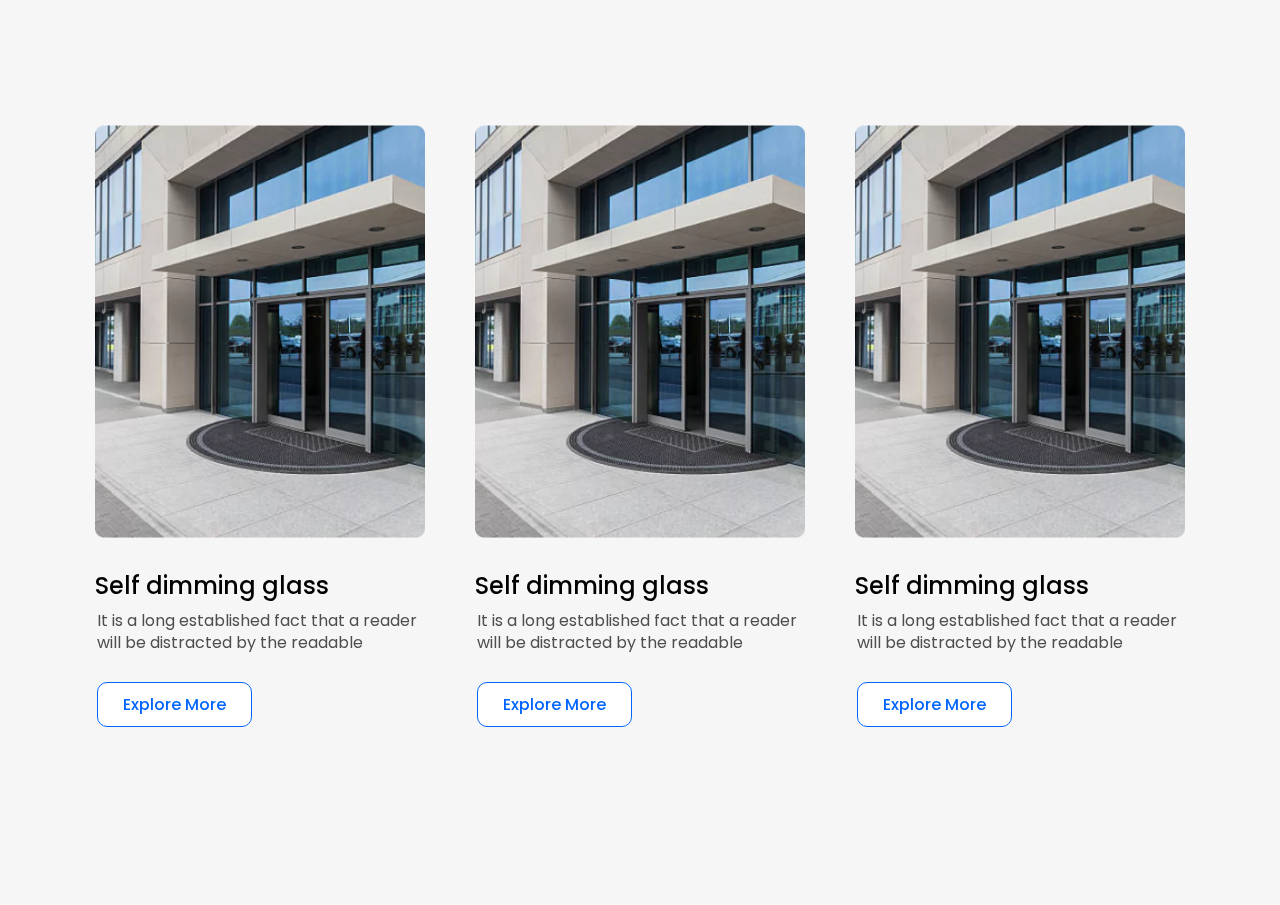
<file: products.html>
<!doctype html>
<html lang="en">

<head>
    <!-- Required meta tags -->
    <meta charset="utf-8">
    <meta name="viewport" content="width=device-width, initial-scale=1, shrink-to-fit=no">

    <!-- Bootstrap CSS -->
    <link rel="stylesheet" href="https://cdn.jsdelivr.net/npm/bootstrap@4.6.1/dist/css/bootstrap.min.css">
    <link rel="stylesheet"
        href="https://cdnjs.cloudflare.com/ajax/libs/OwlCarousel2/2.3.4/assets/owl.carousel.min.css" />
    <link rel="stylesheet"
        href="https://cdnjs.cloudflare.com/ajax/libs/OwlCarousel2/2.3.4/assets/owl.theme.default.min.css" />

    <link rel="stylesheet" href="assets/css/products.css">

    <title>Products</title>

</head>

<body>
    <section class="products">

        <div class="container">
            <div class="row">
                <div class="owl-carousel products-carousel">
                    <div class="item">
                        <div class="products__content">
                            <a href="#">
                                <img src="./assets/img/product-3.webp" alt="">
                                <h2 class="title">Self dimming glass</h2>
                                <p>It is a long established fact that a reader will be distracted by the readable</p>
                            </a>
                            <p class="view_more">
                                <a href="https://jf-facadeglass.com/products/self-dimming-glass/"
                                    class="view_more_btn">Explore More</a>
                            </p>
                        </div>
                    </div>
                    <div class="item">
                        <div class="products__content">
                            <a href="#">
                                <img src="./assets/img/product-3.webp" alt="">
                                <h2 class="title">Self dimming glass</h2>
                                <p>It is a long established fact that a reader will be distracted by the readable</p>
                            </a>
                            <p class="view_more">
                                <a href="https://jf-facadeglass.com/products/self-dimming-glass/"
                                    class="view_more_btn">Explore More</a>
                            </p>
                        </div>
                    </div>
                    <div class="item">
                        <div class="products__content">
                            <a href="#">
                                <img src="./assets/img/product-3.webp" alt="">
                                <h2 class="title">Self dimming glass</h2>
                                <p>It is a long established fact that a reader will be distracted by the readable</p>
                            </a>
                            <p class="view_more">
                                <a href="https://jf-facadeglass.com/products/self-dimming-glass/"
                                    class="view_more_btn">Explore More</a>
                            </p>
                        </div>
                    </div>
                    <div class="item">
                        <div class="products__content">
                            <a href="#">
                                <img src="./assets/img/product-3.webp" alt="">
                                <h2 class="title">Self dimming glass</h2>
                                <p>It is a long established fact that a reader will be distracted by the readable</p>
                            </a>
                            <p class="view_more">
                                <a href="https://jf-facadeglass.com/products/self-dimming-glass/"
                                    class="view_more_btn">Explore More</a>
                            </p>
                        </div>
                    </div>
                </div>
            </div>
        </div>
        </div>
    </section>



    <!-- Option 1: jQuery and Bootstrap Bundle (includes Popper) -->
    <script src="https://cdn.jsdelivr.net/npm/jquery@3.5.1/dist/jquery.slim.min.js"></script>
    <script src="https://cdn.jsdelivr.net/npm/bootstrap@4.6.1/dist/js/bootstrap.bundle.min.js"></script>
    <script src="https://cdnjs.cloudflare.com/ajax/libs/OwlCarousel2/2.3.4/owl.carousel.min.js"></script>

    <script>
        $(document).ready(function () {
            $(".owl-carousel").owlCarousel({
                autoplay: true,
                dots: true,
                loop: true,
                responsive: {
                    0: {
                        items: 1,
                    },
                    768: {
                        items: 2,
                    },
                    900: {
                        items: 3,
                    },
                },
            });

        });
    </script>


</body>

</html>
</file>
<file: assets/css/products.css>
@import url("https://fonts.googleapis.com/css2?family=Poppins:ital,wght@0,400;0,500;0,600;0,700;1,500&display=swap");

* {
  margin: 0;
  padding: 0;
  box-sizing: border-box;
}

.products {
  background-color: #f6f6f6;
  padding: 100px 0;
}

.products .products__content {
  background-color: transparent;
  padding: 15px;
  margin: 10px;
  border-radius: 20px;
  transition: .3s ease-in-out;
}

.products .products__content:hover {
    background-color: #fff;
  }

.products .products__content a {
  text-decoration: none;
}

.products .products__content img {
  width: 100%;
  height: auto;
  margin-bottom: 2rem;
}

.products .products__content h2 {
  font-family: "Poppins", Sans-serif;
  font-style: normal;
  font-weight: 500;
  font-size: 24px;
  line-height: 130%;
  color: #000000;
  
}

.products .products__content p {
  font-family: "Poppins", Sans-serif;
  font-size: 16px;
  line-height: 22px;
  padding: 0px 2px;
  text-align: left;
  color: #4E4E4E;
}

.products .products__content .view_more {
    margin: 40px 0px;
    text-align: left;
}

.products .products__content .view_more_btn {
    font-size: 16px;
    background: #fff;
    border: 1px solid #0066FF;
    padding: 10px 25px;
    border-radius: 10px;
    text-align: left!important;
    color: #0066FF !important;
    font-weight: 500;
    transition: .3s ease-in-out;
}

.products .products__content .view_more_btn:hover {
    background: #0066FF;
    color: #fff !important;
}
</file>
